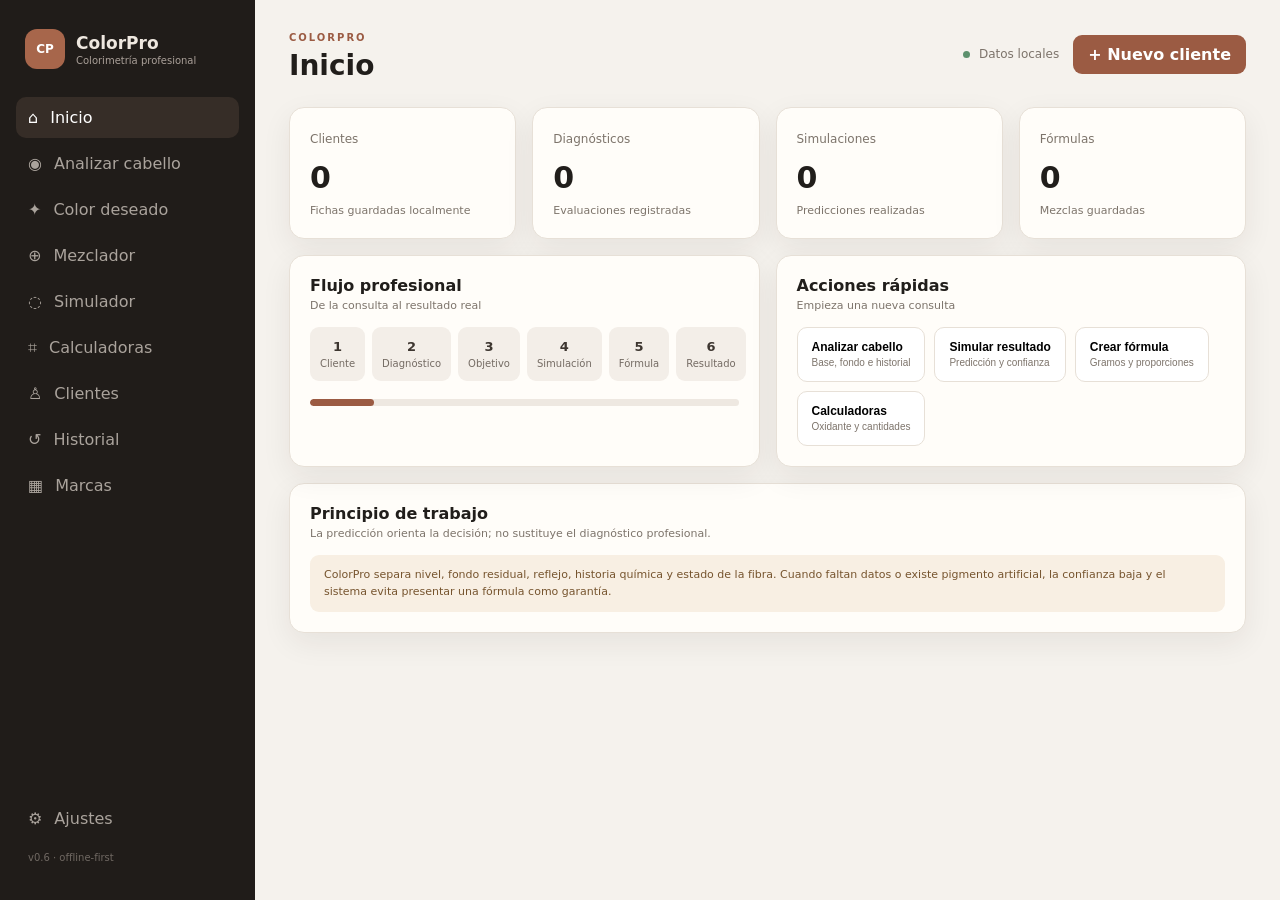
<file: index.html>
<!doctype html>
<html lang="es">
<head>
  <meta charset="utf-8">
  <meta name="viewport" content="width=device-width,initial-scale=1,viewport-fit=cover">
  <meta name="theme-color" content="#171411">
  <title>ColorPro — Colorimetría profesional</title>
  <link rel="manifest" href="manifest.json">
  <link rel="stylesheet" href="styles.css">
</head>
<body>
  <aside class="sidebar">
    <div class="brand"><span class="brand-mark">CP</span><div><strong>ColorPro</strong><small>Colorimetría profesional</small></div></div>
    <nav id="nav">
      <button class="nav-item active" data-view="dashboard">⌂ <span>Inicio</span></button>
      <button class="nav-item" data-view="diagnosis">◉ <span>Analizar cabello</span></button>
      <button class="nav-item" data-view="target">✦ <span>Color deseado</span></button>
      <button class="nav-item" data-view="mixer">⊕ <span>Mezclador</span></button>
      <button class="nav-item" data-view="simulator">◌ <span>Simulador</span></button>
      <button class="nav-item" data-view="calculators">⌗ <span>Calculadoras</span></button>
      <button class="nav-item" data-view="clients">♙ <span>Clientes</span></button>
      <button class="nav-item" data-view="history">↺ <span>Historial</span></button>
      <button class="nav-item" data-view="brands">▦ <span>Marcas</span></button>
    </nav>
    <div class="sidebar-foot"><button class="nav-item" data-view="settings">⚙ <span>Ajustes</span></button><small>v0.6 · offline-first</small></div>
  </aside>
  <main class="app"><header class="topbar"><div><span class="eyebrow">COLORPRO</span><h1 id="view-title">Inicio</h1></div><div class="top-actions"><span class="status"><i></i> Datos locales</span><button class="primary" id="new-client">+ Nuevo cliente</button></div></header><section id="content"></section></main>
  <dialog id="client-dialog"><form method="dialog" id="client-form"><div class="dialog-head"><h2>Nuevo cliente</h2><button value="cancel" class="icon-btn">×</button></div><label>Nombre<input name="name" required placeholder="Nombre del cliente"></label><label>Notas<textarea name="notes" rows="3" placeholder="Observaciones generales"></textarea></label><div class="dialog-actions"><button value="cancel" class="secondary">Cancelar</button><button class="primary">Guardar cliente</button></div></form></dialog>
  <div id="toast" role="status"></div>
  <script src="app.js"></script>
</body>
</html>
</file>
<file: styles.css>
:root{--bg:#f5f2ed;--panel:#fffdf9;--ink:#211e1b;--muted:#7d746b;--line:#e7e0d7;--accent:#9b5b43;--accent-2:#6e3f2f;--good:#4e795e;--warn:#a56d2f;--bad:#9b4545;--shadow:0 10px 30px rgba(43,32,24,.07);font-family:Inter,ui-sans-serif,system-ui,-apple-system,BlinkMacSystemFont,"Segoe UI",sans-serif}*{box-sizing:border-box}body{margin:0;background:var(--bg);color:var(--ink);display:flex;min-height:100vh}.sidebar{width:255px;background:#201c19;color:#eee7df;padding:24px 16px;display:flex;flex-direction:column;position:fixed;inset:0 auto 0 0}.brand{display:flex;gap:11px;align-items:center;padding:5px 9px 28px}.brand-mark{display:grid;place-items:center;width:40px;height:40px;border-radius:12px;background:#a7664b;color:#fff;font-weight:800;font-size:12px}.brand strong{display:block;font-size:17px}.brand small{display:block;color:#aaa099;font-size:10px;margin-top:2px}.sidebar nav{display:grid;gap:5px}.nav-item{border:0;background:transparent;color:#aaa39c;border-radius:10px;padding:11px 12px;text-align:left;font:inherit;display:flex;gap:12px;align-items:center;cursor:pointer}.nav-item:hover{background:#2b2622;color:#fff}.nav-item.active{background:#362d27;color:#fff}.sidebar-foot{margin-top:auto}.sidebar-foot small{display:block;color:#706963;padding:13px 12px;font-size:10px}.app{margin-left:255px;width:calc(100% - 255px);padding:26px 34px 50px}.topbar{display:flex;justify-content:space-between;align-items:center;margin-bottom:25px}.eyebrow{font-size:10px;letter-spacing:2px;color:var(--accent);font-weight:800}.topbar h1{margin:4px 0 0;font-size:28px}.top-actions{display:flex;gap:14px;align-items:center}.status{font-size:12px;color:var(--muted)}.status i{display:inline-block;width:7px;height:7px;background:#5d916d;border-radius:50%;margin-right:5px}.primary,.secondary,.danger,.icon-btn{border:0;border-radius:9px;padding:10px 15px;font:inherit;font-weight:650;cursor:pointer}.primary{background:var(--accent);color:white}.primary:hover{background:var(--accent-2)}.secondary{background:#eee9e2;color:var(--ink)}.danger{background:#f6e4e1;color:var(--bad)}.icon-btn{background:transparent;padding:4px;font-size:22px}.grid{display:grid;gap:16px}.grid-4{grid-template-columns:repeat(4,minmax(0,1fr))}.grid-3{grid-template-columns:repeat(3,minmax(0,1fr))}.grid-2{grid-template-columns:repeat(2,minmax(0,1fr))}.panel{background:var(--panel);border:1px solid var(--line);border-radius:15px;padding:20px;box-shadow:var(--shadow)}.stat{min-height:125px}.stat .label{color:var(--muted);font-size:12px}.stat .value{font-size:30px;font-weight:750;margin:13px 0 4px}.stat .hint{font-size:11px;color:var(--muted)}.section-head{display:flex;justify-content:space-between;align-items:center;margin-bottom:15px}.section-head h2,.panel h2{font-size:16px;margin:0}.section-head p{font-size:11px;color:var(--muted);margin:4px 0 0}.quick{display:flex;gap:9px;flex-wrap:wrap}.quick button{border:1px solid var(--line);background:#fff;border-radius:10px;padding:12px 14px;cursor:pointer;text-align:left}.quick strong{display:block;font-size:12px}.quick span{font-size:10px;color:var(--muted)}.steps{display:grid;grid-template-columns:repeat(6,1fr);gap:7px}.step{padding:12px 10px;background:#f3eee8;border-radius:9px;text-align:center;font-size:10px;color:#746b63}.step b{display:block;font-size:13px;margin-bottom:4px;color:#3d3630}.bar{height:7px;background:#eee8e1;border-radius:9px;overflow:hidden}.bar i{display:block;height:100%;background:var(--accent);border-radius:9px}.form-grid{display:grid;grid-template-columns:repeat(2,1fr);gap:14px}label{font-size:12px;color:#5e564e;display:grid;gap:6px}input,select,textarea{width:100%;border:1px solid var(--line);background:#fff;border-radius:8px;padding:10px;font:inherit;color:var(--ink);outline:none}input:focus,select:focus,textarea:focus{border-color:#bd907c}.form-actions{display:flex;gap:8px;margin-top:18px}.level-row{display:grid;grid-template-columns:repeat(10,1fr);gap:5px;margin-top:9px}.level{border:1px solid var(--line);background:#fff;border-radius:7px;padding:8px 3px;text-align:center;cursor:pointer;font-size:11px}.level.selected{border-color:var(--accent);background:#f4e7e0;color:var(--accent-2);font-weight:700}.swatch{width:42px;height:42px;border-radius:50%;border:1px solid #ddd}.color-card{display:flex;gap:13px;align-items:center}.result{border-left:4px solid var(--accent);padding-left:14px}.confidence{display:inline-flex;align-items:center;gap:5px;font-size:11px;padding:5px 8px;border-radius:99px;background:#eee9e2}.confidence.high{color:var(--good);background:#e9f1eb}.confidence.medium{color:var(--warn);background:#f8efdf}.confidence.low{color:var(--bad);background:#f7e6e4}.table{width:100%;border-collapse:collapse;font-size:12px}.table th,.table td{text-align:left;padding:11px 9px;border-bottom:1px solid var(--line)}.table th{color:var(--muted);font-weight:600}.empty{text-align:center;padding:35px;color:var(--muted);font-size:12px}.notice{padding:12px 14px;border-radius:9px;background:#f8efe3;color:#76542e;font-size:11px;line-height:1.5}.dialog-head{display:flex;justify-content:space-between;align-items:center}.dialog-head h2{margin:0 0 18px}dialog{border:1px solid var(--line);border-radius:15px;padding:22px;width:min(430px,calc(100% - 30px));box-shadow:0 30px 80px rgba(0,0,0,.2)}dialog::backdrop{background:rgba(25,20,17,.4)}.dialog-actions{display:flex;justify-content:flex-end;gap:8px;margin-top:18px}#toast{position:fixed;right:25px;bottom:25px;background:#27211d;color:#fff;padding:11px 15px;border-radius:9px;font-size:12px;opacity:0;transform:translateY(8px);transition:.2s;pointer-events:none}#toast.show{opacity:1;transform:none}.muted{color:var(--muted);font-size:11px}.big-result{font-size:26px;font-weight:750}.chip{display:inline-block;padding:5px 8px;background:#f1ece6;border-radius:99px;font-size:10px;margin:3px 3px 0 0}@media(max-width:900px){.sidebar{width:70px;padding:15px 8px}.brand div,.nav-item span,.sidebar-foot small{display:none}.brand{padding:5px 7px 25px}.nav-item{justify-content:center}.app{margin-left:70px;width:calc(100% - 70px);padding:20px}.grid-4,.grid-3{grid-template-columns:repeat(2,1fr)}}@media(max-width:600px){.app{padding:16px}.topbar{align-items:flex-start}.status{display:none}.topbar h1{font-size:23px}.grid-4,.grid-3,.grid-2,.form-grid{grid-template-columns:1fr}.steps{grid-template-columns:repeat(3,1fr)}.top-actions .primary{padding:9px 10px;font-size:11px}}
</file>
